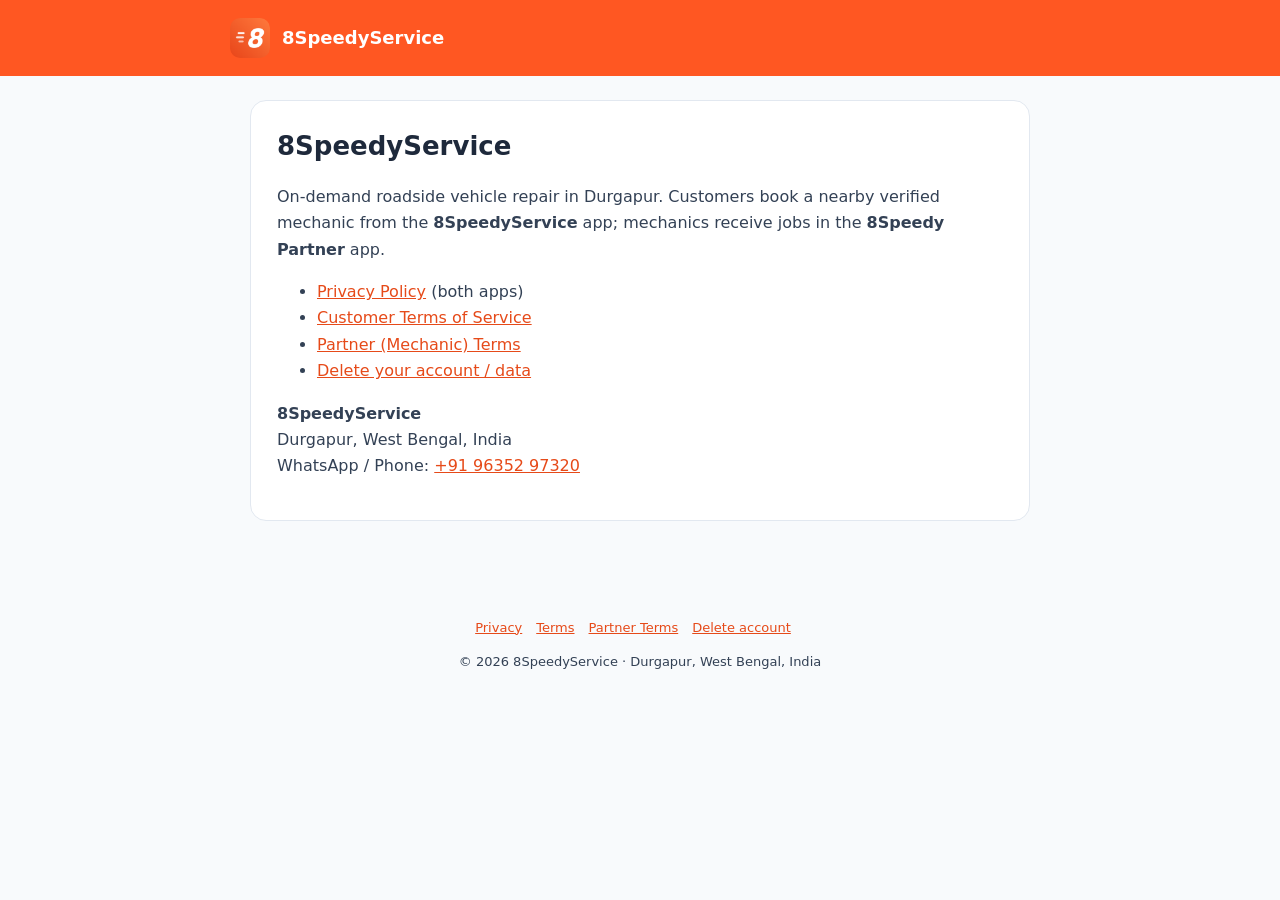
<file: index.html>
<!DOCTYPE html><html lang="en"><head><meta charset="utf-8"><meta name="viewport" content="width=device-width,initial-scale=1">
<title>Home — 8SpeedyService</title><link rel="stylesheet" href="style.css"><link rel="icon" href="logo.png"></head><body>
<header><div class="w"><img src="logo.png" alt=""><a href="index.html">8SpeedyService</a></div></header><main><div class="card"><h1>8SpeedyService</h1><p>On-demand roadside vehicle repair in Durgapur. Customers book a nearby verified mechanic from the <b>8SpeedyService</b> app; mechanics receive jobs in the <b>8Speedy Partner</b> app.</p>
<ul><li><a href="privacy.html">Privacy Policy</a> (both apps)</li><li><a href="terms.html">Customer Terms of Service</a></li><li><a href="partner-terms.html">Partner (Mechanic) Terms</a></li><li><a href="delete-account.html">Delete your account / data</a></li></ul><p><b>8SpeedyService</b><br>Durgapur, West Bengal, India<br>WhatsApp / Phone: <a href="https://wa.me/919635297320">+91 96352 97320</a></p></div></main><footer><nav><a href="privacy.html">Privacy</a><a href="terms.html">Terms</a><a href="partner-terms.html">Partner Terms</a><a href="delete-account.html">Delete account</a></nav><p>© 2026 8SpeedyService · Durgapur, West Bengal, India</p></footer></body></html>
</file>
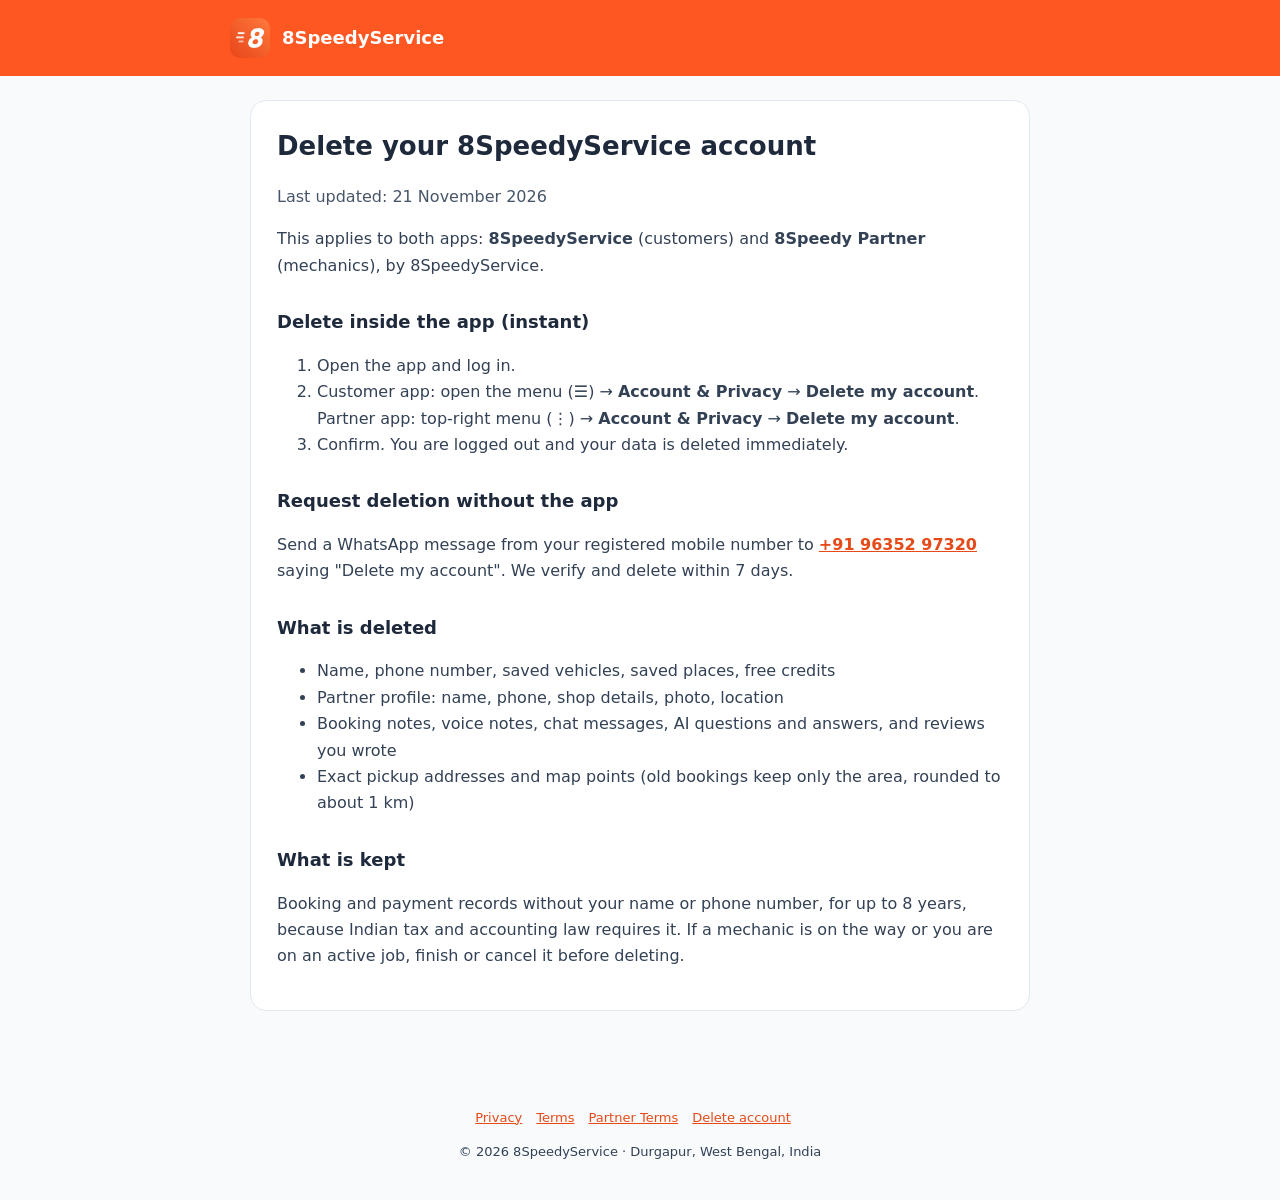
<file: delete-account.html>
<!DOCTYPE html><html lang="en"><head><meta charset="utf-8"><meta name="viewport" content="width=device-width,initial-scale=1">
<title>Delete your account — 8SpeedyService</title><link rel="stylesheet" href="style.css"><link rel="icon" href="logo.png"></head><body>
<header><div class="w"><img src="logo.png" alt=""><a href="index.html">8SpeedyService</a></div></header><main><div class="card"><h1>Delete your 8SpeedyService account</h1><p class="muted">Last updated: 21 November 2026</p>
<p>This applies to both apps: <b>8SpeedyService</b> (customers) and <b>8Speedy Partner</b> (mechanics), by 8SpeedyService.</p>
<h2>Delete inside the app (instant)</h2><ol><li>Open the app and log in.</li><li>Customer app: open the menu (☰) → <b>Account & Privacy</b> → <b>Delete my account</b>.<br>Partner app: top-right menu (⋮) → <b>Account & Privacy</b> → <b>Delete my account</b>.</li><li>Confirm. You are logged out and your data is deleted immediately.</li></ol>
<h2>Request deletion without the app</h2><p>Send a WhatsApp message from your registered mobile number to <a href="https://wa.me/919635297320?text=Delete%20my%20account"><b>+91 96352 97320</b></a> saying "Delete my account". We verify and delete within 7 days.</p>
<h2>What is deleted</h2><ul><li>Name, phone number, saved vehicles, saved places, free credits</li><li>Partner profile: name, phone, shop details, photo, location</li><li>Booking notes, voice notes, chat messages, AI questions and answers, and reviews you wrote</li><li>Exact pickup addresses and map points (old bookings keep only the area, rounded to about 1 km)</li></ul>
<h2>What is kept</h2><p>Booking and payment records without your name or phone number, for up to 8 years, because Indian tax and accounting law requires it. If a mechanic is on the way or you are on an active job, finish or cancel it before deleting.</p></div></main><footer><nav><a href="privacy.html">Privacy</a><a href="terms.html">Terms</a><a href="partner-terms.html">Partner Terms</a><a href="delete-account.html">Delete account</a></nav><p>© 2026 8SpeedyService · Durgapur, West Bengal, India</p></footer></body></html>
</file>
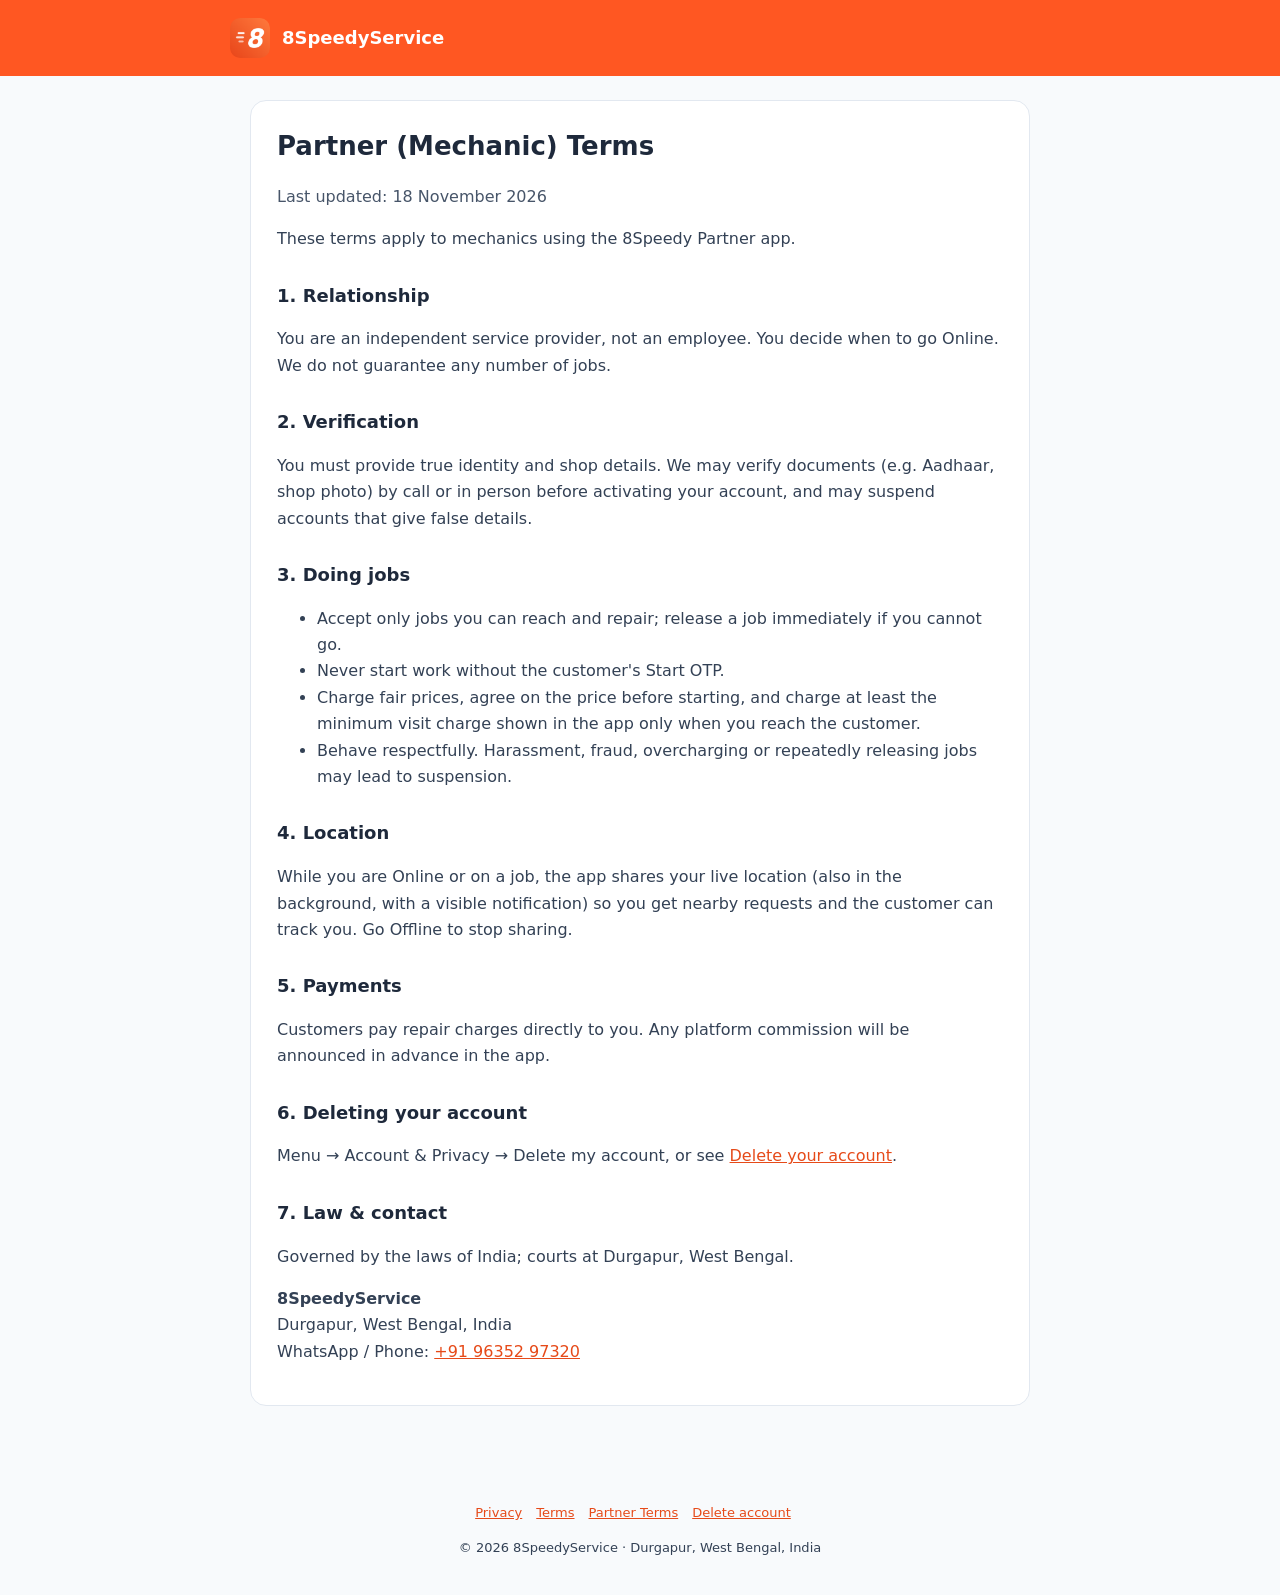
<file: partner-terms.html>
<!DOCTYPE html><html lang="en"><head><meta charset="utf-8"><meta name="viewport" content="width=device-width,initial-scale=1">
<title>Partner Terms — 8SpeedyService</title><link rel="stylesheet" href="style.css"><link rel="icon" href="logo.png"></head><body>
<header><div class="w"><img src="logo.png" alt=""><a href="index.html">8SpeedyService</a></div></header><main><div class="card"><h1>Partner (Mechanic) Terms</h1><p class="muted">Last updated: 18 November 2026</p>
<p>These terms apply to mechanics using the 8Speedy Partner app.</p>
<h2>1. Relationship</h2><p>You are an independent service provider, not an employee. You decide when to go Online. We do not guarantee any number of jobs.</p>
<h2>2. Verification</h2><p>You must provide true identity and shop details. We may verify documents (e.g. Aadhaar, shop photo) by call or in person before activating your account, and may suspend accounts that give false details.</p>
<h2>3. Doing jobs</h2><ul><li>Accept only jobs you can reach and repair; release a job immediately if you cannot go.</li>
<li>Never start work without the customer's Start OTP.</li><li>Charge fair prices, agree on the price before starting, and charge at least the minimum visit charge shown in the app only when you reach the customer.</li>
<li>Behave respectfully. Harassment, fraud, overcharging or repeatedly releasing jobs may lead to suspension.</li></ul>
<h2>4. Location</h2><p>While you are Online or on a job, the app shares your live location (also in the background, with a visible notification) so you get nearby requests and the customer can track you. Go Offline to stop sharing.</p>
<h2>5. Payments</h2><p>Customers pay repair charges directly to you. Any platform commission will be announced in advance in the app.</p>
<h2>6. Deleting your account</h2><p>Menu → Account & Privacy → Delete my account, or see <a href="delete-account.html">Delete your account</a>.</p>
<h2>7. Law & contact</h2><p>Governed by the laws of India; courts at Durgapur, West Bengal.</p><p><b>8SpeedyService</b><br>Durgapur, West Bengal, India<br>WhatsApp / Phone: <a href="https://wa.me/919635297320">+91 96352 97320</a></p></div></main><footer><nav><a href="privacy.html">Privacy</a><a href="terms.html">Terms</a><a href="partner-terms.html">Partner Terms</a><a href="delete-account.html">Delete account</a></nav><p>© 2026 8SpeedyService · Durgapur, West Bengal, India</p></footer></body></html>
</file>
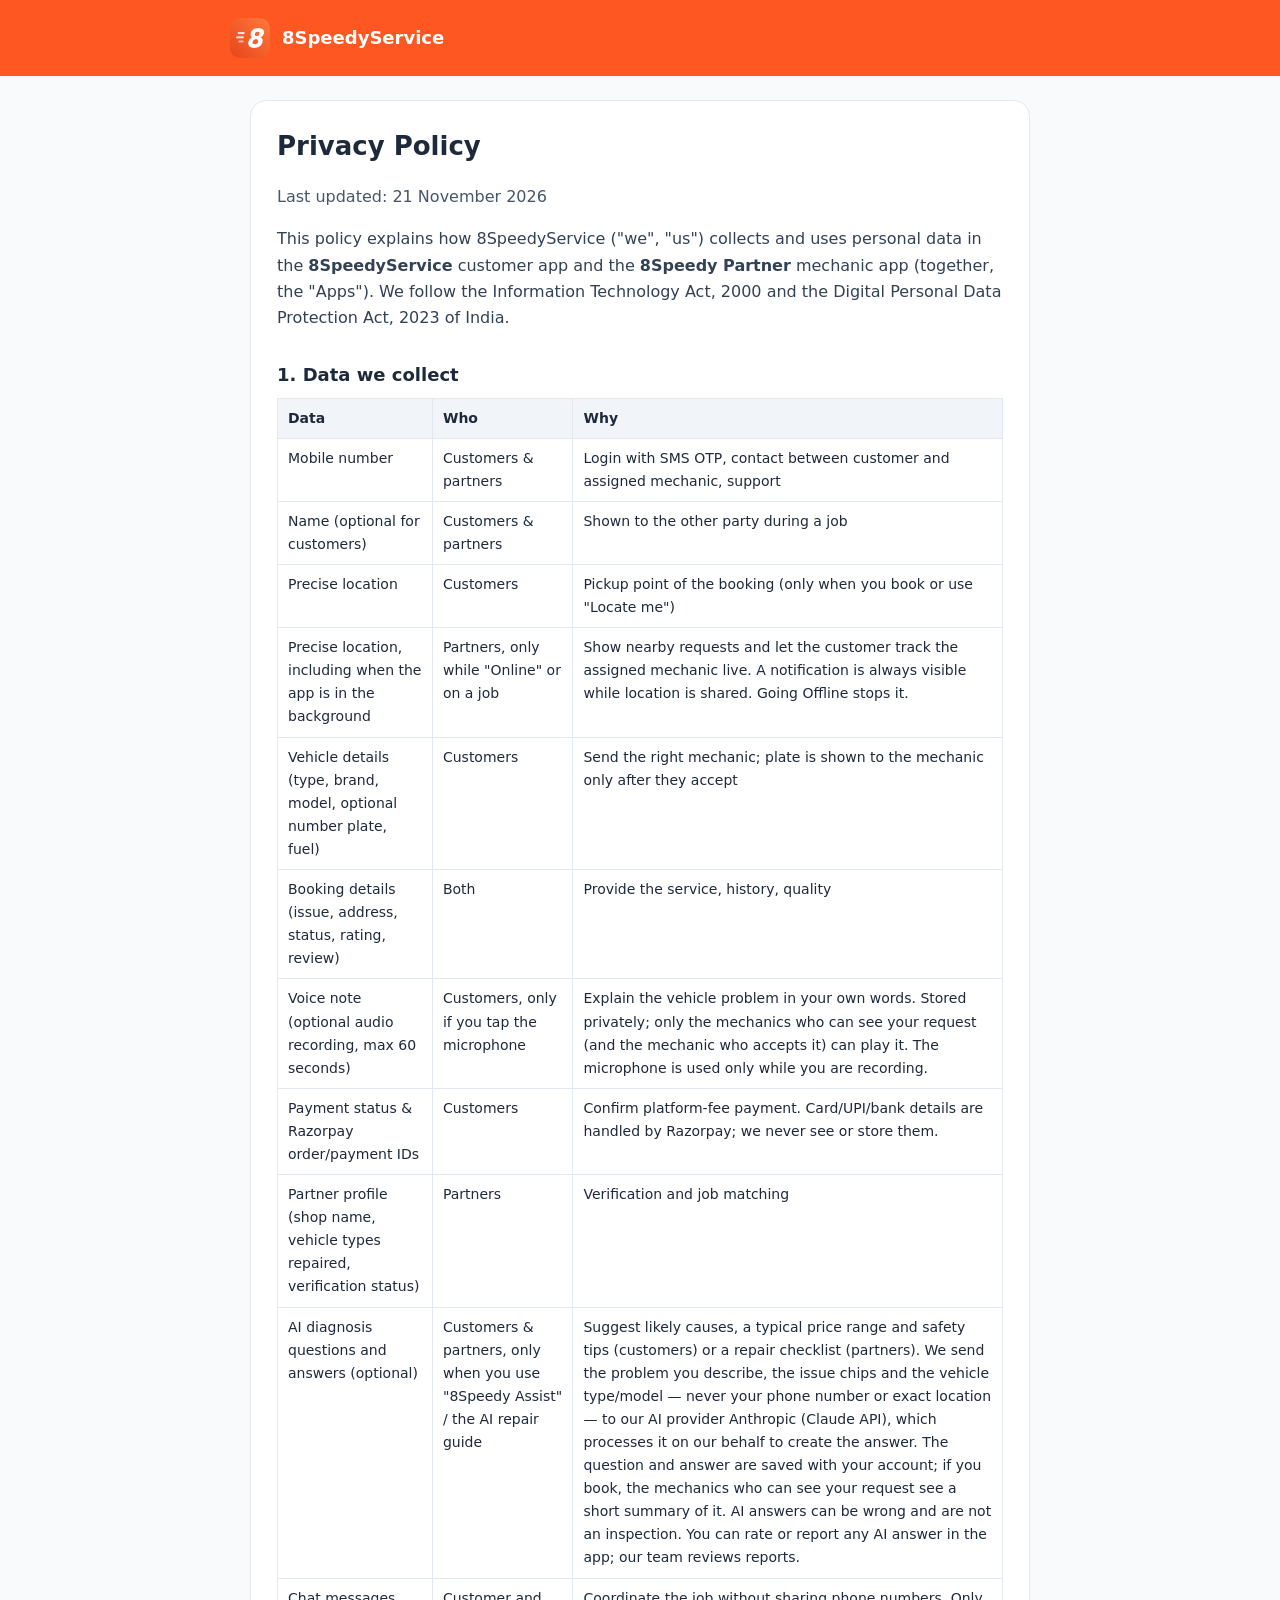
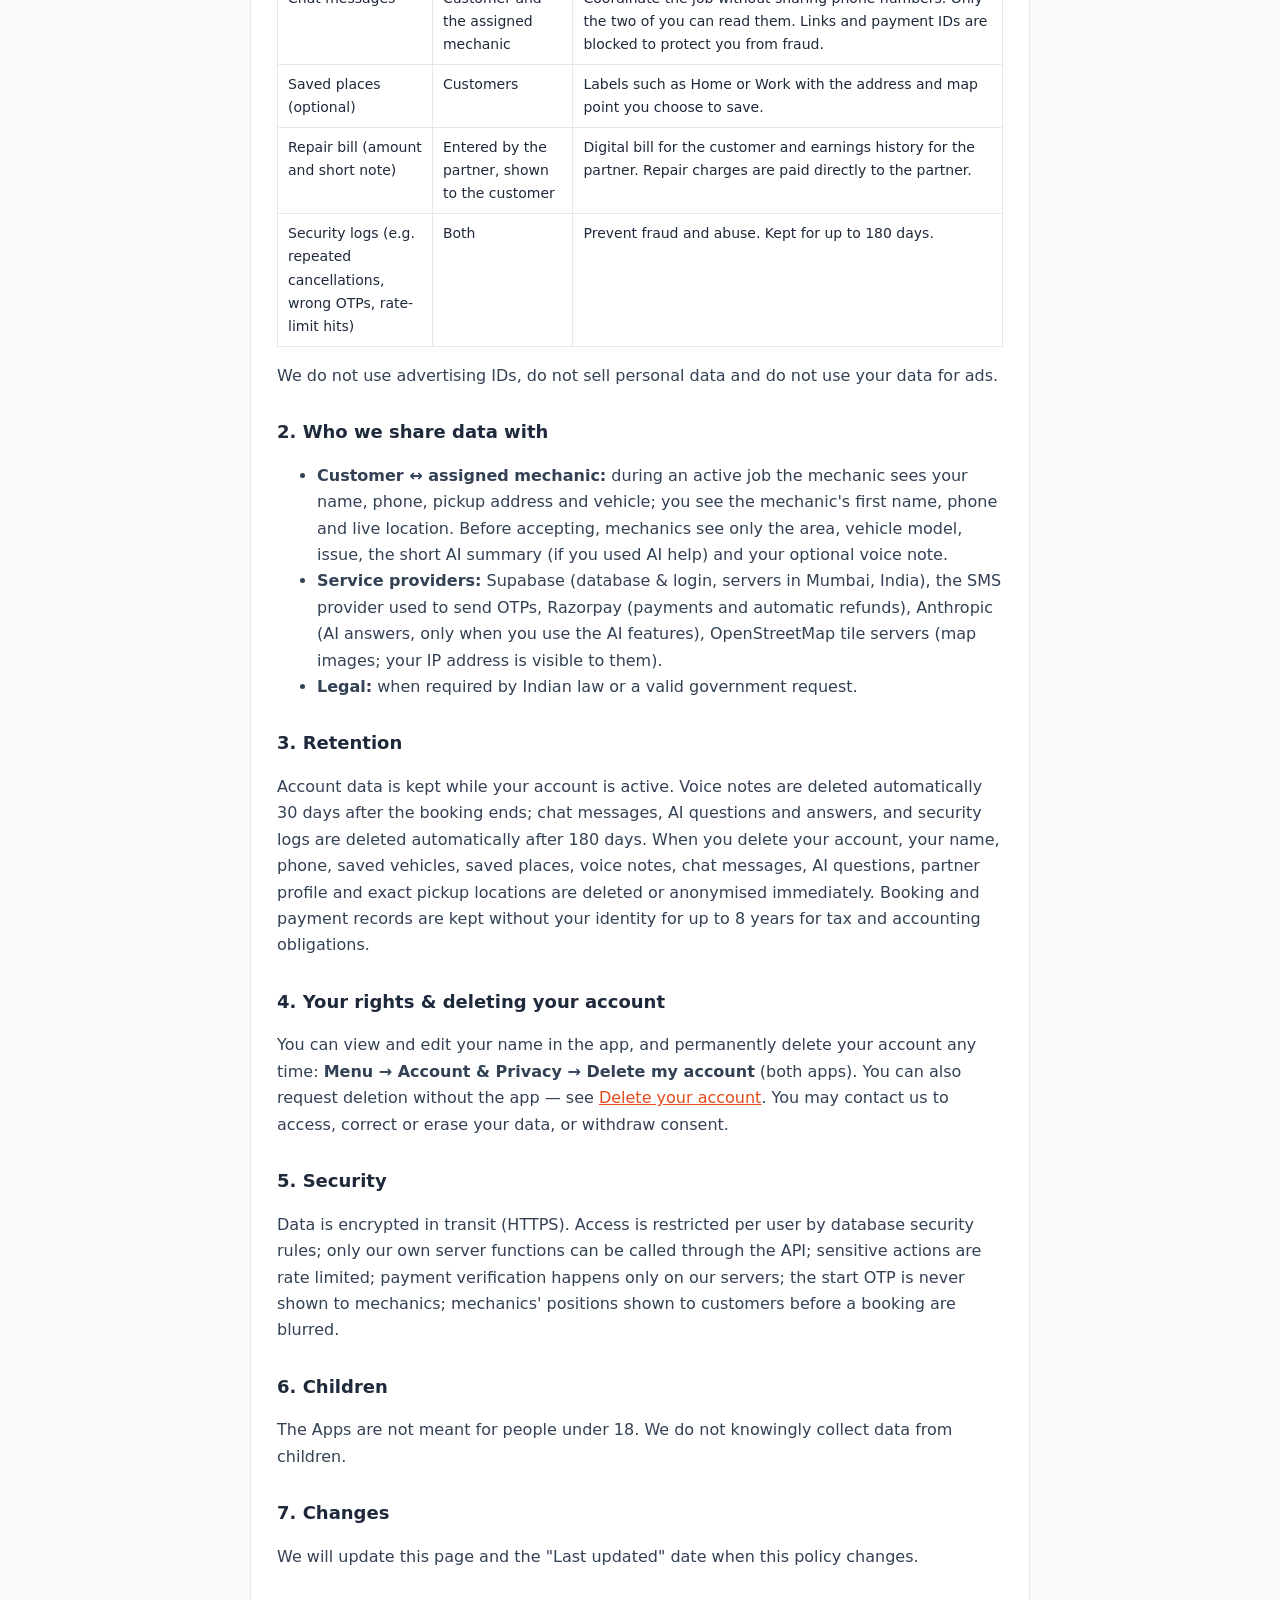
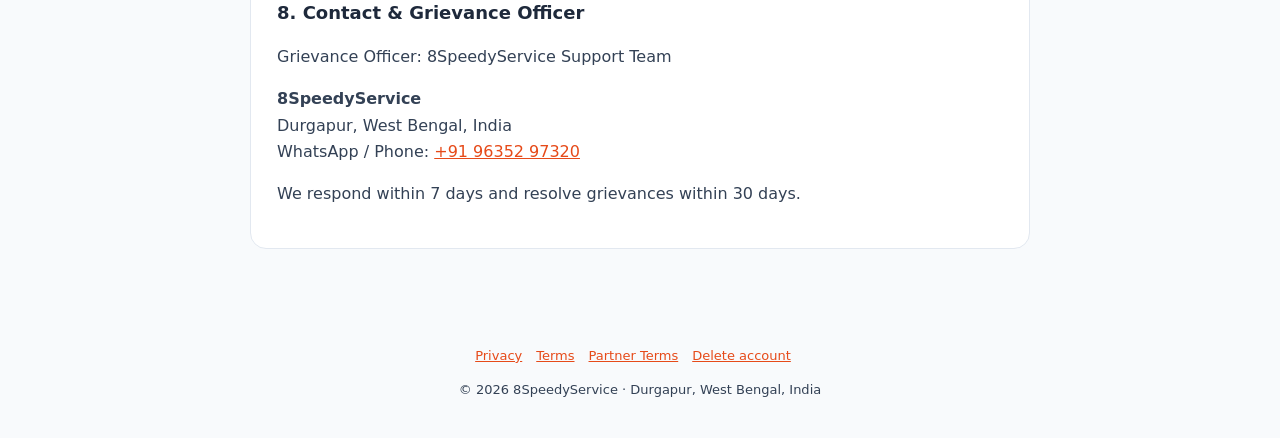
<file: privacy.html>
<!DOCTYPE html><html lang="en"><head><meta charset="utf-8"><meta name="viewport" content="width=device-width,initial-scale=1">
<title>Privacy Policy — 8SpeedyService</title><link rel="stylesheet" href="style.css"><link rel="icon" href="logo.png"></head><body>
<header><div class="w"><img src="logo.png" alt=""><a href="index.html">8SpeedyService</a></div></header><main><div class="card"><h1>Privacy Policy</h1><p class="muted">Last updated: 21 November 2026</p>
<p>This policy explains how 8SpeedyService ("we", "us") collects and uses personal data in the <b>8SpeedyService</b> customer app and the <b>8Speedy Partner</b> mechanic app (together, the "Apps"). We follow the Information Technology Act, 2000 and the Digital Personal Data Protection Act, 2023 of India.</p>
<h2>1. Data we collect</h2>
<table><tr><th>Data</th><th>Who</th><th>Why</th></tr>
<tr><td>Mobile number</td><td>Customers & partners</td><td>Login with SMS OTP, contact between customer and assigned mechanic, support</td></tr>
<tr><td>Name (optional for customers)</td><td>Customers & partners</td><td>Shown to the other party during a job</td></tr>
<tr><td>Precise location</td><td>Customers</td><td>Pickup point of the booking (only when you book or use "Locate me")</td></tr>
<tr><td>Precise location, including when the app is in the background</td><td>Partners, only while "Online" or on a job</td><td>Show nearby requests and let the customer track the assigned mechanic live. A notification is always visible while location is shared. Going Offline stops it.</td></tr>
<tr><td>Vehicle details (type, brand, model, optional number plate, fuel)</td><td>Customers</td><td>Send the right mechanic; plate is shown to the mechanic only after they accept</td></tr>
<tr><td>Booking details (issue, address, status, rating, review)</td><td>Both</td><td>Provide the service, history, quality</td></tr>
<tr><td>Voice note (optional audio recording, max 60 seconds)</td><td>Customers, only if you tap the microphone</td><td>Explain the vehicle problem in your own words. Stored privately; only the mechanics who can see your request (and the mechanic who accepts it) can play it. The microphone is used only while you are recording.</td></tr>
<tr><td>Payment status & Razorpay order/payment IDs</td><td>Customers</td><td>Confirm platform-fee payment. Card/UPI/bank details are handled by Razorpay; we never see or store them.</td></tr>
<tr><td>Partner profile (shop name, vehicle types repaired, verification status)</td><td>Partners</td><td>Verification and job matching</td></tr>
<tr><td>AI diagnosis questions and answers (optional)</td><td>Customers & partners, only when you use "8Speedy Assist" / the AI repair guide</td><td>Suggest likely causes, a typical price range and safety tips (customers) or a repair checklist (partners). We send the problem you describe, the issue chips and the vehicle type/model — never your phone number or exact location — to our AI provider Anthropic (Claude API), which processes it on our behalf to create the answer. The question and answer are saved with your account; if you book, the mechanics who can see your request see a short summary of it. AI answers can be wrong and are not an inspection. You can rate or report any AI answer in the app; our team reviews reports.</td></tr>
<tr><td>Chat messages</td><td>Customer and the assigned mechanic</td><td>Coordinate the job without sharing phone numbers. Only the two of you can read them. Links and payment IDs are blocked to protect you from fraud.</td></tr>
<tr><td>Saved places (optional)</td><td>Customers</td><td>Labels such as Home or Work with the address and map point you choose to save.</td></tr>
<tr><td>Repair bill (amount and short note)</td><td>Entered by the partner, shown to the customer</td><td>Digital bill for the customer and earnings history for the partner. Repair charges are paid directly to the partner.</td></tr>
<tr><td>Security logs (e.g. repeated cancellations, wrong OTPs, rate-limit hits)</td><td>Both</td><td>Prevent fraud and abuse. Kept for up to 180 days.</td></tr></table>
<p>We do not use advertising IDs, do not sell personal data and do not use your data for ads.</p>
<h2>2. Who we share data with</h2>
<ul><li><b>Customer ↔ assigned mechanic:</b> during an active job the mechanic sees your name, phone, pickup address and vehicle; you see the mechanic's first name, phone and live location. Before accepting, mechanics see only the area, vehicle model, issue, the short AI summary (if you used AI help) and your optional voice note.</li>
<li><b>Service providers:</b> Supabase (database & login, servers in Mumbai, India), the SMS provider used to send OTPs, Razorpay (payments and automatic refunds), Anthropic (AI answers, only when you use the AI features), OpenStreetMap tile servers (map images; your IP address is visible to them).</li>
<li><b>Legal:</b> when required by Indian law or a valid government request.</li></ul>
<h2>3. Retention</h2>
<p>Account data is kept while your account is active. Voice notes are deleted automatically 30 days after the booking ends; chat messages, AI questions and answers, and security logs are deleted automatically after 180 days. When you delete your account, your name, phone, saved vehicles, saved places, voice notes, chat messages, AI questions, partner profile and exact pickup locations are deleted or anonymised immediately. Booking and payment records are kept without your identity for up to 8 years for tax and accounting obligations.</p>
<h2>4. Your rights & deleting your account</h2>
<p>You can view and edit your name in the app, and permanently delete your account any time: <b>Menu → Account & Privacy → Delete my account</b> (both apps). You can also request deletion without the app — see <a href="delete-account.html">Delete your account</a>. You may contact us to access, correct or erase your data, or withdraw consent.</p>
<h2>5. Security</h2>
<p>Data is encrypted in transit (HTTPS). Access is restricted per user by database security rules; only our own server functions can be called through the API; sensitive actions are rate limited; payment verification happens only on our servers; the start OTP is never shown to mechanics; mechanics' positions shown to customers before a booking are blurred.</p>
<h2>6. Children</h2><p>The Apps are not meant for people under 18. We do not knowingly collect data from children.</p>
<h2>7. Changes</h2><p>We will update this page and the "Last updated" date when this policy changes.</p>
<h2>8. Contact & Grievance Officer</h2>
<p>Grievance Officer: 8SpeedyService Support Team</p><p><b>8SpeedyService</b><br>Durgapur, West Bengal, India<br>WhatsApp / Phone: <a href="https://wa.me/919635297320">+91 96352 97320</a></p><p>We respond within 7 days and resolve grievances within 30 days.</p></div></main><footer><nav><a href="privacy.html">Privacy</a><a href="terms.html">Terms</a><a href="partner-terms.html">Partner Terms</a><a href="delete-account.html">Delete account</a></nav><p>© 2026 8SpeedyService · Durgapur, West Bengal, India</p></footer></body></html>
</file>
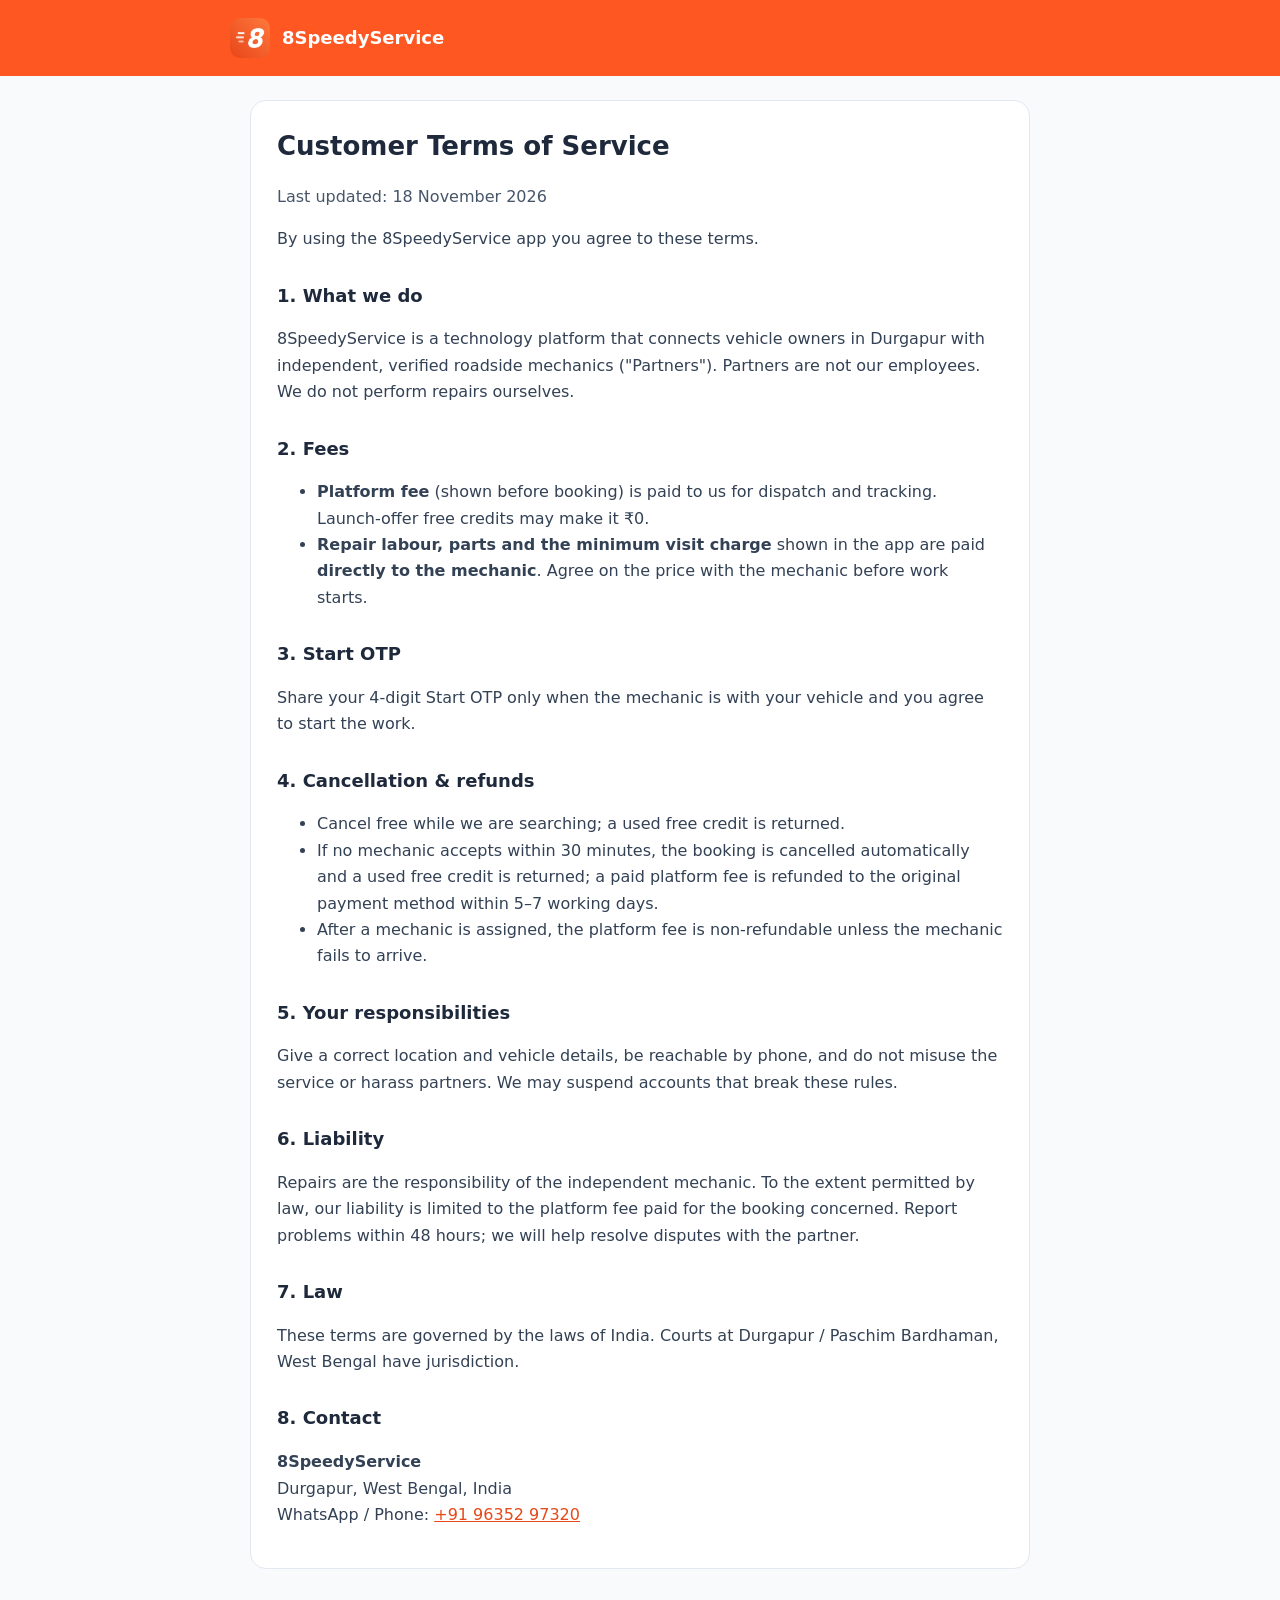
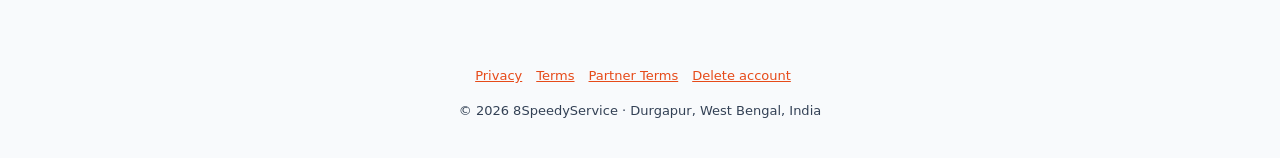
<file: terms.html>
<!DOCTYPE html><html lang="en"><head><meta charset="utf-8"><meta name="viewport" content="width=device-width,initial-scale=1">
<title>Terms of Service — 8SpeedyService</title><link rel="stylesheet" href="style.css"><link rel="icon" href="logo.png"></head><body>
<header><div class="w"><img src="logo.png" alt=""><a href="index.html">8SpeedyService</a></div></header><main><div class="card"><h1>Customer Terms of Service</h1><p class="muted">Last updated: 18 November 2026</p>
<p>By using the 8SpeedyService app you agree to these terms.</p>
<h2>1. What we do</h2><p>8SpeedyService is a technology platform that connects vehicle owners in Durgapur with independent, verified roadside mechanics ("Partners"). Partners are not our employees. We do not perform repairs ourselves.</p>
<h2>2. Fees</h2><ul><li><b>Platform fee</b> (shown before booking) is paid to us for dispatch and tracking. Launch-offer free credits may make it ₹0.</li>
<li><b>Repair labour, parts and the minimum visit charge</b> shown in the app are paid <b>directly to the mechanic</b>. Agree on the price with the mechanic before work starts.</li></ul>
<h2>3. Start OTP</h2><p>Share your 4-digit Start OTP only when the mechanic is with your vehicle and you agree to start the work.</p>
<h2>4. Cancellation & refunds</h2><ul><li>Cancel free while we are searching; a used free credit is returned.</li>
<li>If no mechanic accepts within 30 minutes, the booking is cancelled automatically and a used free credit is returned; a paid platform fee is refunded to the original payment method within 5–7 working days.</li>
<li>After a mechanic is assigned, the platform fee is non-refundable unless the mechanic fails to arrive.</li></ul>
<h2>5. Your responsibilities</h2><p>Give a correct location and vehicle details, be reachable by phone, and do not misuse the service or harass partners. We may suspend accounts that break these rules.</p>
<h2>6. Liability</h2><p>Repairs are the responsibility of the independent mechanic. To the extent permitted by law, our liability is limited to the platform fee paid for the booking concerned. Report problems within 48 hours; we will help resolve disputes with the partner.</p>
<h2>7. Law</h2><p>These terms are governed by the laws of India. Courts at Durgapur / Paschim Bardhaman, West Bengal have jurisdiction.</p>
<h2>8. Contact</h2><p><b>8SpeedyService</b><br>Durgapur, West Bengal, India<br>WhatsApp / Phone: <a href="https://wa.me/919635297320">+91 96352 97320</a></p></div></main><footer><nav><a href="privacy.html">Privacy</a><a href="terms.html">Terms</a><a href="partner-terms.html">Partner Terms</a><a href="delete-account.html">Delete account</a></nav><p>© 2026 8SpeedyService · Durgapur, West Bengal, India</p></footer></body></html>
</file>
<file: style.css>
:root{--o:#FF5722;--d:#1E293B;--m:#475569;--b:#E2E8F0}
*{box-sizing:border-box}body{margin:0;font-family:system-ui,-apple-system,"Segoe UI",Roboto,Arial,sans-serif;color:var(--d);background:#F8FAFC;line-height:1.65}
header{background:var(--o);color:#fff;padding:18px 20px}header .w{max-width:820px;margin:auto;display:flex;align-items:center;gap:12px}
header img{width:40px;height:40px;border-radius:10px}header a{color:#fff;text-decoration:none;font-weight:700;font-size:18px}
main{max-width:820px;margin:24px auto;padding:0 20px 48px}
.card{background:#fff;border:1px solid var(--b);border-radius:16px;padding:24px 26px}
h1{font-size:26px;margin:0 0 4px}h2{font-size:18px;margin:28px 0 8px}p,li{color:#334155}small,.muted{color:var(--m)}
a{color:#E64A19}table{border-collapse:collapse;width:100%}td,th{border:1px solid var(--b);padding:8px 10px;text-align:left;vertical-align:top;font-size:14px}th{background:#F1F5F9}
.note{background:#FFF7ED;border:1px solid #FED7AA;border-radius:12px;padding:12px 14px}
footer{text-align:center;color:var(--m);font-size:13px;padding:24px}
nav a{margin-right:14px}
</file>
